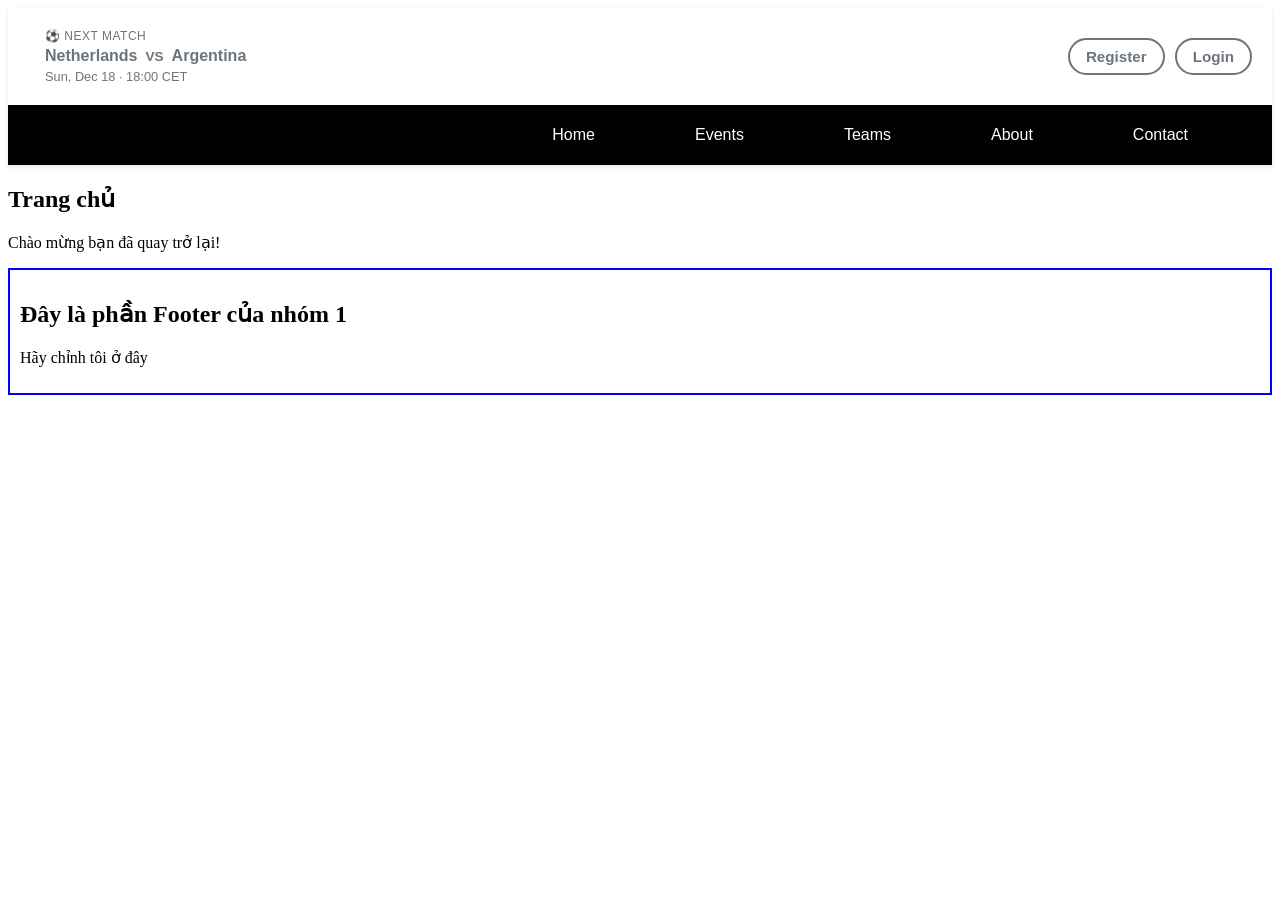
<file: index.html>
<!doctype html>
<html lang="en">
  <head>
    <meta charset="UTF-8" />
    <meta name="viewport" content="width=device-width, initial-scale=1.0" />
    <title>Document</title>
    <link rel="stylesheet" href="./css/about.css" />
  </head>
  <body>
    <my-header></my-header>
    <div id="main-content"></div>
    <my-footer></my-footer>

    <script src="./components/Header.js"></script>
    <script src="./components/Footer.js"></script>
    <script src="./main.js"></script>
    <script>
      window.onload = () => loadPage("home");
    </script>
  </body>
</html>
</file>
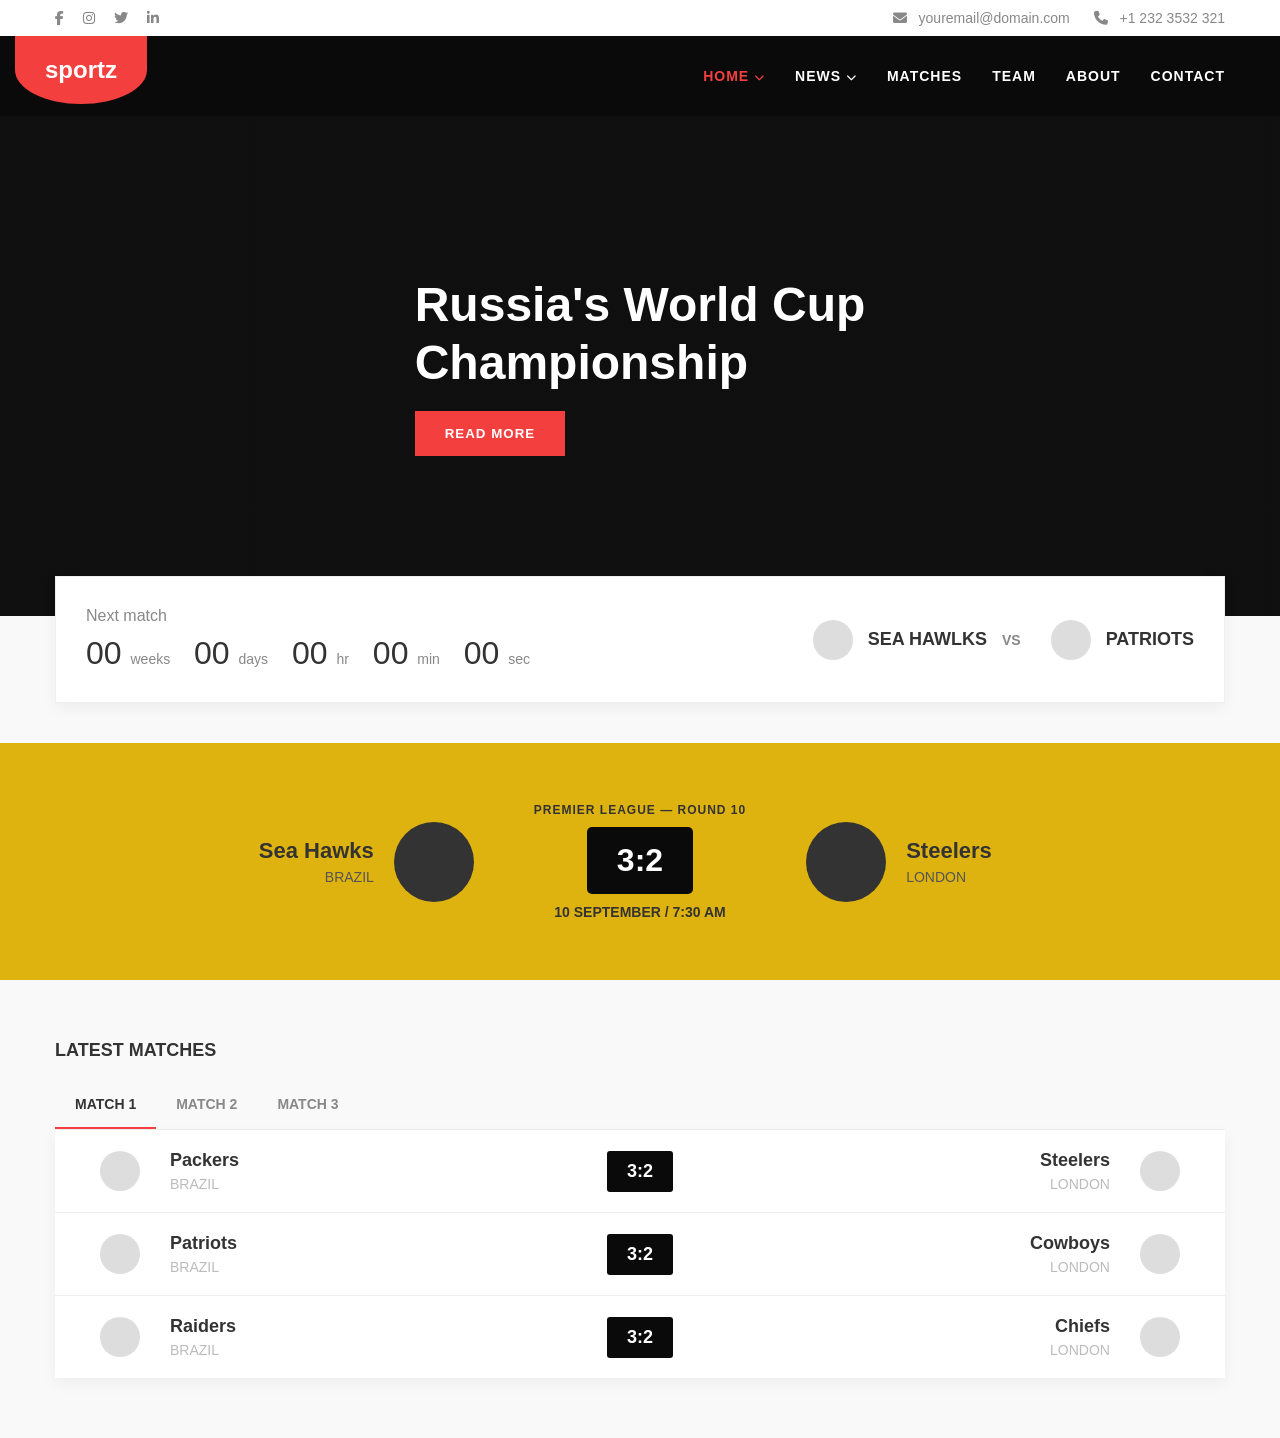
<file: Home/index.html>
<!DOCTYPE html>
<html lang="vi">
<head>
    <meta charset="UTF-8">
    <meta name="viewport" content="width=device-width, initial-scale=1.0">
    <title>Sportz Website</title>
    <link rel="stylesheet" href="https://cdnjs.cloudflare.com/ajax/libs/font-awesome/6.4.0/css/all.min.css">
    <style>
        /* === BASE STYLES === */
        :root {
            --primary-red: #f43f3f;
            --dark-bg: #0a0a0a;
            --text-light: #ffffff;
            --text-gray: #888888;
            --bg-light: #f9f9f9;
            --border-color: #eeeeee;
            --yellow-bg: #dfb30f;
        }

        * {
            margin: 0;
            padding: 0;
            box-sizing: border-box;
            font-family: 'Segoe UI', Tahoma, Geneva, Verdana, sans-serif;
        }

        body {
            background-color: var(--bg-light);
            color: #333;
        }

        a {
            text-decoration: none;
            color: inherit;
        }

        ul {
            list-style: none;
        }

        .container {
            max-width: 1200px;
            margin: 0 auto;
            padding: 0 15px;
        }

        /* === TOP BAR === */
        .top-bar {
            background-color: #ffffff;
            padding: 10px 0;
            font-size: 14px;
            color: var(--text-gray);
        }

        .top-bar .container {
            display: flex;
            justify-content: space-between;
            align-items: center;
        }

        .social-icons a {
            margin-right: 15px;
            color: var(--text-gray);
            transition: color 0.3s;
        }

        .social-icons a:hover {
            color: var(--primary-red);
        }

        .contact-info span {
            margin-left: 20px;
        }

        .contact-info i {
            margin-right: 8px;
        }

        /* === HEADER / NAVBAR === */
        header {
            background-color: var(--dark-bg);
            color: var(--text-light);
            position: relative;
        }

        .navbar {
            display: flex;
            justify-content: space-between;
            align-items: center;
            height: 80px;
        }

        .logo {
            background-color: var(--primary-red);
            padding: 20px 30px;
            font-size: 24px;
            font-weight: bold;
            border-bottom-left-radius: 50%;
            border-bottom-right-radius: 50%;
            position: absolute;
            top: 0;
            left: 15px;
            z-index: 10;
        }

        .nav-links {
            display: flex;
            margin-left: auto;
        }

        .nav-links li {
            margin-left: 30px;
        }

        .nav-links a {
            font-size: 14px;
            font-weight: 600;
            text-transform: uppercase;
            letter-spacing: 1px;
            transition: color 0.3s;
        }

        .nav-links a:hover, .nav-links a.active {
            color: var(--primary-red);
        }

        /* === HERO SECTION === */
        .hero {
            /* Placeholder gradient instead of image */
            background: linear-gradient(rgba(0, 0, 0, 0.7), rgba(0, 0, 0, 0.7)), #333;
            height: 500px;
            display: flex;
            align-items: center;
            color: var(--text-light);
        }

        .hero h1 {
            font-size: 48px;
            margin-bottom: 20px;
            line-height: 1.2;
            max-width: 500px;
        }

        .btn {
            display: inline-block;
            background-color: var(--primary-red);
            color: var(--text-light);
            padding: 15px 30px;
            font-weight: bold;
            text-transform: uppercase;
            letter-spacing: 1px;
            border: none;
            cursor: pointer;
            transition: background 0.3s;
        }

        .btn:hover {
            background-color: #d32f2f;
        }

        /* === COUNTDOWN SECTION === */
        .countdown-section {
            background-color: #ffffff;
            margin: -40px auto 40px;
            position: relative;
            z-index: 5;
            padding: 30px;
            box-shadow: 0 5px 15px rgba(0,0,0,0.05);
            display: flex;
            justify-content: space-between;
            align-items: center;
            border: 1px solid var(--border-color);
            max-width: 1200px;
        }

        .countdown-left span {
            display: block;
            margin-bottom: 10px;
            color: var(--text-gray);
        }

        .timer {
            font-size: 32px;
            font-weight: 300;
        }

        .timer small {
            font-size: 14px;
            color: var(--text-gray);
            margin-right: 15px;
        }

        .matchup-mini {
            display: flex;
            align-items: center;
            font-weight: bold;
            font-size: 18px;
        }

        .team-logo-mini {
            width: 40px;
            height: 40px;
            background-color: #ddd;
            border-radius: 50%;
            margin: 0 15px;
        }

        .vs {
            color: var(--text-gray);
            font-size: 14px;
            margin: 0 15px;
        }

        /* === FEATURED MATCH BANNER === */
        .featured-match {
            background-color: var(--yellow-bg);
            padding: 60px 0;
            text-align: center;
            margin-bottom: 60px;
        }

        .featured-content {
            display: flex;
            justify-content: center;
            align-items: center;
            position: relative;
        }

        .team-block {
            display: flex;
            align-items: center;
            width: 300px;
        }

        .team-block.left {
            justify-content: flex-end;
            text-align: right;
        }

        .team-block.right {
            justify-content: flex-start;
            text-align: left;
        }

        .team-logo-large {
            width: 80px;
            height: 80px;
            background-color: #333;
            border-radius: 50%;
            margin: 0 20px;
        }

        .team-name {
            font-size: 22px;
            font-weight: bold;
        }

        .team-location {
            font-size: 14px;
            color: #555;
            margin-top: 5px;
        }

        .score-board {
            margin: 0 40px;
        }

        .league-name {
            font-size: 12px;
            font-weight: bold;
            letter-spacing: 1px;
            margin-bottom: 10px;
        }

        .score {
            background-color: var(--dark-bg);
            color: var(--text-light);
            font-size: 32px;
            font-weight: bold;
            padding: 15px 30px;
            border-radius: 5px;
            display: inline-block;
            margin-bottom: 10px;
        }

        .match-date {
            font-size: 14px;
            font-weight: 600;
        }

        /* === LATEST MATCHES SECTION === */
        .latest-matches {
            margin-bottom: 60px;
        }

        .section-title {
            font-size: 18px;
            font-weight: bold;
            text-transform: uppercase;
            margin-bottom: 20px;
        }

        .tabs {
            display: flex;
            border-bottom: 1px solid var(--border-color);
            margin-bottom: 0;
        }

        .tab {
            padding: 15px 20px;
            font-weight: bold;
            font-size: 14px;
            color: var(--text-gray);
            cursor: pointer;
            text-transform: uppercase;
        }

        .tab.active {
            color: #333;
            border-bottom: 2px solid var(--primary-red);
        }

        .match-list {
            background-color: #ffffff;
            box-shadow: 0 5px 15px rgba(0,0,0,0.05);
        }

        .match-row {
            display: flex;
            justify-content: space-between;
            align-items: center;
            padding: 20px 30px;
            border-bottom: 1px solid var(--border-color);
        }

        .match-row:last-child {
            border-bottom: none;
        }

        .match-team {
            display: flex;
            align-items: center;
            width: 200px;
        }

        .match-team.right {
            justify-content: flex-end;
            text-align: right;
        }

        .match-team-info {
            display: flex;
            flex-direction: column;
        }

        .match-team.left .match-team-info { margin-left: 15px; }
        .match-team.right .match-team-info { margin-right: 15px; }

        .row-score {
            background-color: var(--dark-bg);
            color: var(--text-light);
            padding: 10px 20px;
            font-weight: bold;
            font-size: 18px;
            border-radius: 3px;
        }

    </style>
</head>
<body>

    <div class="top-bar">
        <div class="container">
            <div class="social-icons">
                <a href="#"><i class="fab fa-facebook-f"></i></a>
                <a href="#"><i class="fab fa-instagram"></i></a>
                <a href="#"><i class="fab fa-twitter"></i></a>
                <a href="#"><i class="fab fa-linkedin-in"></i></a>
            </div>
            <div class="contact-info">
                <span><i class="fas fa-envelope"></i> youremail@domain.com</span>
                <span><i class="fas fa-phone"></i> +1 232 3532 321</span>
            </div>
        </div>
    </div>

    <header>
        <div class="container navbar">
            <div class="logo">sportz</div>
            <ul class="nav-links">
                <li><a href="#" class="active">HOME <i class="fas fa-chevron-down" style="font-size:10px;"></i></a></li>
                <li><a href="#">NEWS <i class="fas fa-chevron-down" style="font-size:10px;"></i></a></li>
                <li><a href="#">MATCHES</a></li>
                <li><a href="#">TEAM</a></li>
                <li><a href="#">ABOUT</a></li>
                <li><a href="#">CONTACT</a></li>
            </ul>
        </div>
    </header>

    <section class="hero">
        <div class="container">
            <h1>Russia's World Cup<br>Championship</h1>
            <button class="btn">READ MORE</button>
        </div>
    </section>

    <div class="container">
        <section class="countdown-section">
            <div class="countdown-left">
                <span>Next match</span>
                <div class="timer">
                    00 <small>weeks</small> 
                    00 <small>days</small> 
                    00 <small>hr</small> 
                    00 <small>min</small> 
                    00 <small>sec</small>
                </div>
            </div>
            <div class="matchup-mini">
                <div class="team-logo-mini"></div>
                SEA HAWLKS
                <span class="vs">VS</span>
                <div class="team-logo-mini"></div>
                PATRIOTS
            </div>
        </section>
    </div>

    <section class="featured-match">
        <div class="container featured-content">
            <div class="team-block left">
                <div>
                    <div class="team-name">Sea Hawks</div>
                    <div class="team-location">BRAZIL</div>
                </div>
                <div class="team-logo-large"></div>
            </div>
            
            <div class="score-board">
                <div class="league-name">PREMIER LEAGUE — ROUND 10</div>
                <div class="score">3:2</div>
                <div class="match-date">10 SEPTEMBER / 7:30 AM</div>
            </div>

            <div class="team-block right">
                <div class="team-logo-large"></div>
                <div>
                    <div class="team-name">Steelers</div>
                    <div class="team-location">LONDON</div>
                </div>
            </div>
        </div>
    </section>

    <section class="latest-matches">
        <div class="container">
            <h2 class="section-title">LATEST MATCHES</h2>
            
            <div class="tabs">
                <div class="tab active">MATCH 1</div>
                <div class="tab">MATCH 2</div>
                <div class="tab">MATCH 3</div>
            </div>

            <div class="match-list">
                <div class="match-row">
                    <div class="match-team left">
                        <div class="team-logo-mini"></div>
                        <div class="match-team-info">
                            <span class="team-name" style="font-size: 18px;">Packers</span>
                            <span class="team-location" style="color: #bbb;">BRAZIL</span>
                        </div>
                    </div>
                    <div class="row-score">3:2</div>
                    <div class="match-team right">
                        <div class="match-team-info">
                            <span class="team-name" style="font-size: 18px;">Steelers</span>
                            <span class="team-location" style="color: #bbb;">LONDON</span>
                        </div>
                        <div class="team-logo-mini"></div>
                    </div>
                </div>

                <div class="match-row">
                    <div class="match-team left">
                        <div class="team-logo-mini"></div>
                        <div class="match-team-info">
                            <span class="team-name" style="font-size: 18px;">Patriots</span>
                            <span class="team-location" style="color: #bbb;">BRAZIL</span>
                        </div>
                    </div>
                    <div class="row-score">3:2</div>
                    <div class="match-team right">
                        <div class="match-team-info">
                            <span class="team-name" style="font-size: 18px;">Cowboys</span>
                            <span class="team-location" style="color: #bbb;">LONDON</span>
                        </div>
                        <div class="team-logo-mini"></div>
                    </div>
                </div>

                <div class="match-row">
                    <div class="match-team left">
                        <div class="team-logo-mini"></div>
                        <div class="match-team-info">
                            <span class="team-name" style="font-size: 18px;">Raiders</span>
                            <span class="team-location" style="color: #bbb;">BRAZIL</span>
                        </div>
                    </div>
                    <div class="row-score">3:2</div>
                    <div class="match-team right">
                        <div class="match-team-info">
                            <span class="team-name" style="font-size: 18px;">Chiefs</span>
                            <span class="team-location" style="color: #bbb;">LONDON</span>
                        </div>
                        <div class="team-logo-mini"></div>
                    </div>
                </div>
            </div>
        </div>
    </section>

</body>
</html>
</file>
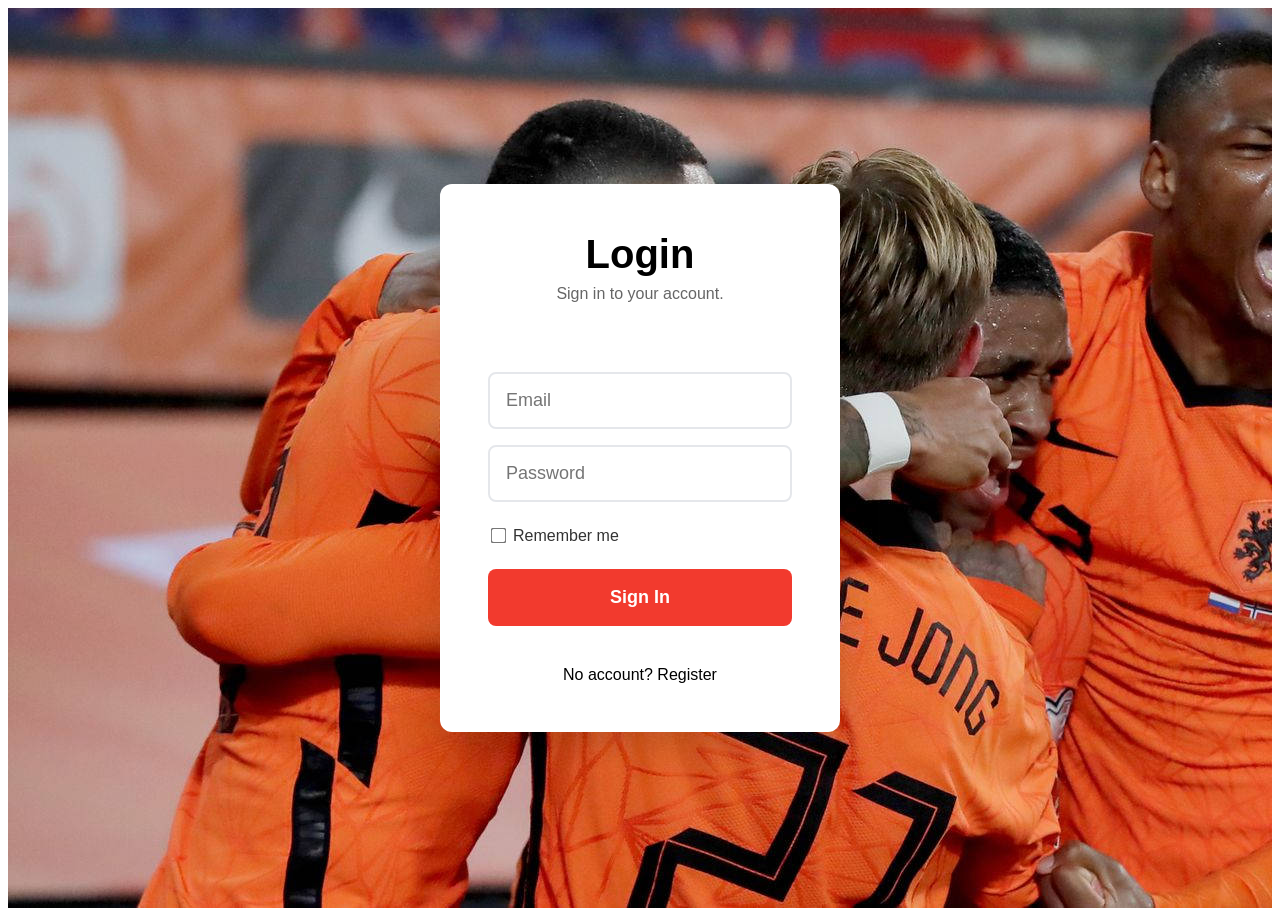
<file: pages/login.html>
<!DOCTYPE html>
<html lang="en">
<head>
  <meta charset="UTF-8">
  <meta name="viewport" content="width=device-width, initial-scale=1.0">
  <title>Login - Event Management</title>
</head>
<body class="login-page">
  <div class="login-wrapper" id="login-wrapper">
    <div class="login-container">
    <h2>Login</h2>
    <p>Sign in to your account.</p>
    <form id="login-form">
      <div class="form-message" id="login-message"></div>
      <label for="login-email" class="sr-only">Email</label>
      <input type="email" id="login-email" placeholder="Email" aria-label="Email address" required>
      <label for="login-password" class="sr-only">Password</label>
      <input type="password" id="login-password" placeholder="Password" aria-label="Password" required>
      <label class="checkbox-label" for="remember">
        <input type="checkbox" id="remember"> Remember me
      </label>
      <button type="submit">Sign In</button>
      <p class="register-link"><a href="#" onclick="loadPage('register'); return false;">No account? Register</a></p>
    </form>
  </div>
  </div>

  <script>
(function() {
  function adjustLoginHeight() {
    const header = document.querySelector('my-header');
    const footer = document.querySelector('my-footer');
    const wrapper = document.getElementById('login-wrapper');
    const headerHeight = header ? header.offsetHeight : 0;
    const footerHeight = footer ? footer.offsetHeight : 0;
    if (wrapper) {
      wrapper.style.minHeight = (window.innerHeight - headerHeight - footerHeight) + 'px';
    }
  }
  adjustLoginHeight();
  window.addEventListener('resize', adjustLoginHeight);

  const form = document.getElementById('login-form');
  const msgEl = document.getElementById('login-message');

  form.addEventListener('submit', (e) => {
    e.preventDefault();
    msgEl.textContent = '';
    msgEl.className = 'form-message';

    const email = document.getElementById('login-email').value.trim();
    const password = document.getElementById('login-password').value;

    if (!email || !password) {
      msgEl.textContent = 'Please enter both email and password.';
      msgEl.classList.add('error');
      return;
    }

    msgEl.textContent = 'Login functionality is not available.';
    msgEl.classList.add('error');
  });
})();
  </script>

  <style>
    * {
      box-sizing: border-box;
    }

    .sr-only {
      position: absolute;
      width: 1px;
      height: 1px;
      padding: 0;
      margin: -1px;
      overflow: hidden;
      clip: rect(0, 0, 0, 0);
      white-space: nowrap;
      border: 0;
    }

    .login-wrapper {
      display: flex;
      align-items: center;
      justify-content: center;
      font-family: -apple-system, BlinkMacSystemFont, 'Segoe UI', Roboto, sans-serif;
      background: url(/assets/netherlands-national-football-team-determination-6zyc87madrkwpx7y.jpg);
      color: #333;
    }

    .login-container {
      background: white;
      padding: clamp(2rem, 5vw, 3rem);
      margin: 30px 0 30px 0;
      width: min(90%, 400px);
      text-align: center;
      border-radius: 12px;
      box-shadow: 0 10px 40px rgba(0,0,0,0.15);
    }

    h2 {
      margin: 0 0 0.5rem 0;
      font-size: clamp(1.8rem, 5vw, 2.5rem);
      color: #000;
    }

    p {
      margin: 0 0 2rem 0;
      color: #666;
      font-size: 1rem;
    }

    #login-form {
      display: flex;
      flex-direction: column;
      gap: 1rem;
    }

    .form-message {
      font-size: 0.9rem;
      min-height: 1.2em;
      margin-bottom: 0.25rem;
    }

    .form-message.error {
      color: #dc2626;
    }

    .form-message.success {
      color: #16a34a;
    }

    input[type="email"],
    input[type="password"] {
      width: 100%;
      padding: clamp(12px, 3vw, 16px);
      border: 2px solid #e5e7eb;
      border-radius: 8px;
      font-size: clamp(16px, 4vw, 18px);
      transition: border-color 0.2s, box-shadow 0.2s;
    }

    input[type="email"]:focus,
    input[type="password"]:focus {
      outline: none;
      border-color: #1e3a8a;
      box-shadow: 0 0 0 3px rgba(30, 58, 138, 0.1);
    }

    .checkbox-label {
      display: flex;
      align-items: center;
      justify-content: flex-start;
      font-size: clamp(14px, 3.5vw, 16px);
      cursor: pointer;
      margin: 0.5rem 0;
    }

    .checkbox-label input[type="checkbox"] {
      width: auto;
      margin-right: 0.5rem;
      transform: scale(1.2);
    }

    button {
      background: rgb(242,58,46);
      color: white;
      width: 100%;
      padding: clamp(14px, 4vw, 18px);
      border: none;
      border-radius: 8px;
      font-size: clamp(16px, 4vw, 18px);
      font-weight: 600;
      cursor: pointer;
      transition: background 0.2s, transform 0.1s;
      min-height: 48px;
    }

    button:active {
      transform: scale(0.98);
    }

    .register-link {
      margin: 1.5rem 0 0 0;
    }

    .register-link a {
      color: #000;
      text-decoration: none;
      font-size: clamp(14px, 3.5vw, 16px);
    }

    .register-link a:hover {
      text-decoration: underline;
    }

    @media (max-width: 768px) {
      .login-container {
        margin: 1rem;
        width: calc(100% - 2rem);
      }
    }

    @media (max-width: 480px) {
      .login-container {
        padding: 1.5rem;
      }

      input[type="email"],
      input[type="password"] {
        min-height: 48px;
      }

      .checkbox-label {
        font-size: 16px;
      }
    }

    @media (max-width: 360px) {
      .login-container {
        width: 95%;
        padding: 1.25rem;
      }
    }

    @media (prefers-reduced-motion: reduce) {
      *,
      *::before,
      *::after {
        animation-duration: 0.01ms !important;
        animation-iteration-count: 1 !important;
        transition-duration: 0.01ms !important;
      }
    }
  </style>
</body>
</html>
</file>
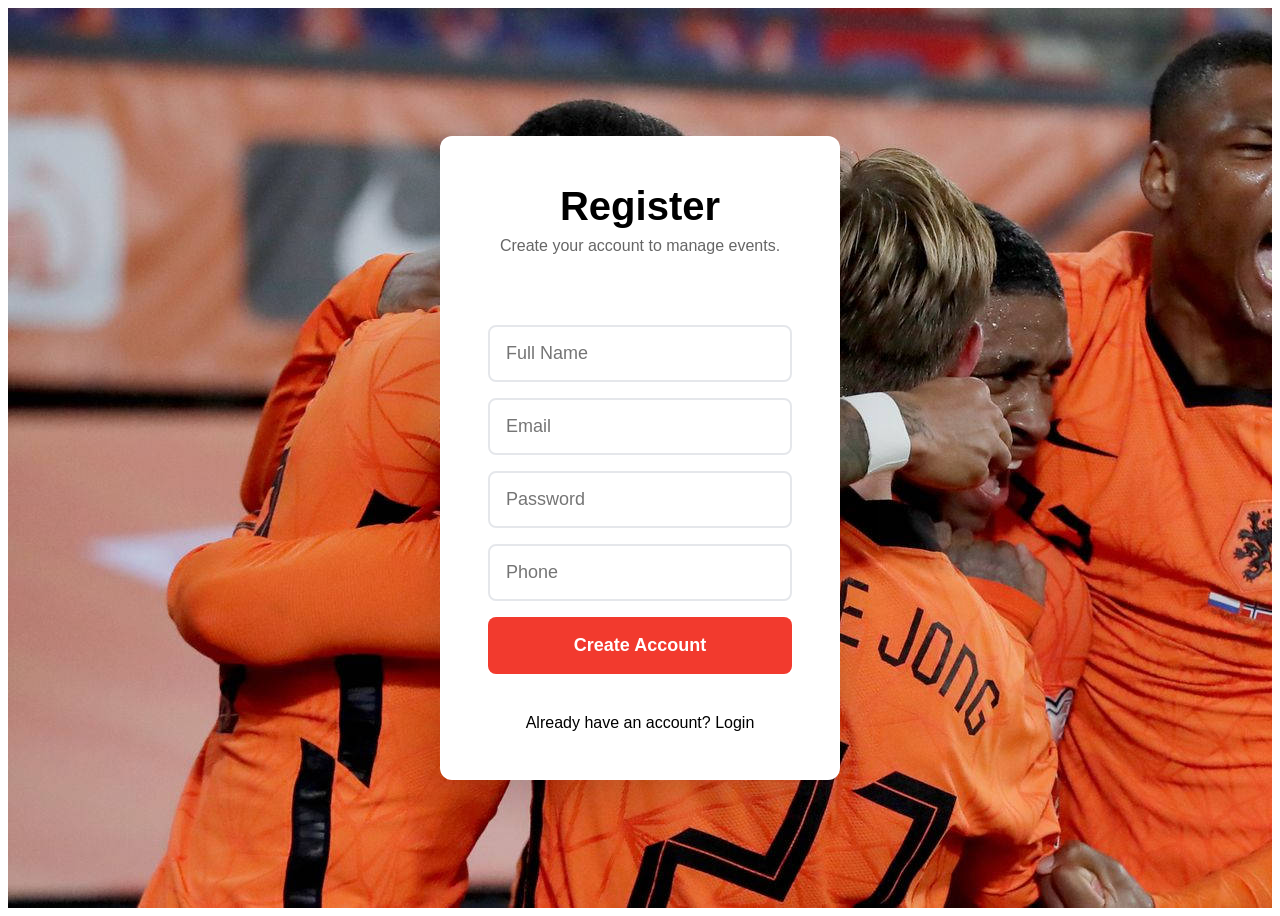
<file: pages/register.html>
<!DOCTYPE html>
<html lang="en">
<head>
  <meta charset="UTF-8">
  <meta name="viewport" content="width=device-width, initial-scale=1.0">
  <title>Register - Event Management</title>
</head>
<body class="register-page">
  <div class="register-wrapper" id="register-wrapper">
    <div class="register-container">
    <h2>Register</h2>
    <p>Create your account to manage events.</p>
    <form id="register-form">
      <div class="form-message" id="register-message"></div>
      <label for="reg-name" class="sr-only">Full Name</label>
      <input type="text" id="reg-name" placeholder="Full Name" aria-label="Full Name" required>
      <label for="reg-email" class="sr-only">Email</label>
      <input type="email" id="reg-email" placeholder="Email" aria-label="Email address" required>
      <label for="reg-password" class="sr-only">Password</label>
      <input type="password" id="reg-password" placeholder="Password" aria-label="Password" required minlength="6">
      <label for="reg-phone" class="sr-only">Phone</label>
      <input type="tel" id="reg-phone" placeholder="Phone" aria-label="Phone number">
      <button type="submit">Create Account</button>
      <p class="login-link"><a href="#" onclick="loadPage('login'); return false;">Already have an account? Login</a></p>
    </form>
  </div>
  </div>

  <script>
(function() {
  function adjustRegisterHeight() {
    const header = document.querySelector('my-header');
    const footer = document.querySelector('my-footer');
    const wrapper = document.getElementById('register-wrapper');
    const headerHeight = header ? header.offsetHeight : 0;
    const footerHeight = footer ? footer.offsetHeight : 0;
    if (wrapper) {
      wrapper.style.minHeight = (window.innerHeight - headerHeight - footerHeight) + 'px';
    }
  }
  adjustRegisterHeight();
  window.addEventListener('resize', adjustRegisterHeight);

  const form = document.getElementById('register-form');
  const msgEl = document.getElementById('register-message');

  form.addEventListener('submit', (e) => {
    e.preventDefault();
    msgEl.textContent = '';
    msgEl.className = 'form-message';

    const name = document.getElementById('reg-name').value.trim();
    const email = document.getElementById('reg-email').value.trim();
    const password = document.getElementById('reg-password').value;

    if (!name || !email || !password) {
      msgEl.textContent = 'Please fill in all required fields.';
      msgEl.classList.add('error');
      return;
    }

    if (password.length < 6) {
      msgEl.textContent = 'Password must be at least 6 characters.';
      msgEl.classList.add('error');
      return;
    }

    msgEl.textContent = 'Registration functionality is not available.';
    msgEl.classList.add('error');
  });
})();
  </script>

  <style>
    * {
      box-sizing: border-box;
    }

    .sr-only {
      position: absolute;
      width: 1px;
      height: 1px;
      padding: 0;
      margin: -1px;
      overflow: hidden;
      clip: rect(0, 0, 0, 0);
      white-space: nowrap;
      border: 0;
    }

    .register-wrapper {
      display: flex;
      align-items: center;
      justify-content: center;
      font-family: -apple-system, BlinkMacSystemFont, 'Segoe UI', Roboto, sans-serif;
      background: url(/assets/netherlands-national-football-team-determination-6zyc87madrkwpx7y.jpg);
      color: #333;
    }

    .register-container {
      background: white;
      padding: clamp(2rem, 5vw, 3rem);
      margin: 30px 0 30px 0;
      width: min(90%, 400px);
      text-align: center;
      border-radius: 12px;
      box-shadow: 0 10px 40px rgba(0,0,0,0.15);
    }

    h2 {
      margin: 0 0 0.5rem 0;
      font-size: clamp(1.8rem, 5vw, 2.5rem);
      color: #000;
    }

    p {
      margin: 0 0 2rem 0;
      color: #666;
      font-size: 1rem;
    }

    #register-form {
      display: flex;
      flex-direction: column;
      gap: 1rem;
    }

    .form-message {
      font-size: 0.9rem;
      min-height: 1.2em;
      margin-bottom: 0.25rem;
    }

    .form-message.error {
      color: #dc2626;
    }

    .form-message.success {
      color: #16a34a;
    }

    input[type="text"],
    input[type="email"],
    input[type="password"],
    input[type="tel"] {
      width: 100%;
      padding: clamp(12px, 3vw, 16px);
      border: 2px solid #e5e7eb;
      border-radius: 8px;
      font-size: clamp(16px, 4vw, 18px);
      transition: border-color 0.2s, box-shadow 0.2s;
    }

    input[type="text"]:focus,
    input[type="email"]:focus,
    input[type="password"]:focus,
    input[type="tel"]:focus {
      outline: none;
      border-color: #1e3a8a;
      box-shadow: 0 0 0 3px rgba(30, 58, 138, 0.1);
    }

    button {
      background: rgb(242,58,46);
      color: white;
      width: 100%;
      padding: clamp(14px, 4vw, 18px);
      border: none;
      border-radius: 8px;
      font-size: clamp(16px, 4vw, 18px);
      font-weight: 600;
      cursor: pointer;
      transition: background 0.2s, transform 0.1s;
      min-height: 48px;
    }

    button:active {
      transform: scale(0.98);
    }

    .login-link {
      margin: 1.5rem 0 0 0;
    }

    .login-link a {
      color: #000;
      text-decoration: none;
      font-size: clamp(14px, 3.5vw, 16px);
    }

    .login-link a:hover {
      text-decoration: underline;
    }

    @media (max-width: 768px) {
      .register-container {
        margin: 1rem;
        width: calc(100% - 2rem);
      }
    }

    @media (max-width: 480px) {
      .register-container {
        padding: 1.5rem;
      }

      input[type="text"],
      input[type="email"],
      input[type="password"],
      input[type="tel"] {
        min-height: 48px;
      }
    }

    @media (max-width: 360px) {
      .register-container {
        width: 95%;
        padding: 1.25rem;
      }
    }

    @media (prefers-reduced-motion: reduce) {
      *,
      *::before,
      *::after {
        animation-duration: 0.01ms !important;
        animation-iteration-count: 1 !important;
        transition-duration: 0.01ms !important;
      }
    }
  </style>
</body>
</html>
</file>
<file: css/about.css>
/* Hero Banner Section */
.hero-banner {
  background-color: #999999;
  color: white;
  padding: 100px 20px;
  position: relative;
  min-height: 300px;
  display: flex;
  align-items: center;
}

.hero-banner .container {
  max-width: 1200px;
  margin: 0 auto;
  width: 100%;
}

.hero-banner .hero-content {
  background-color: rgba(0, 0, 0, 0.7);
  padding: 40px;
  max-width: 500px;
}

.hero-banner h1 {
  font-size: 2.5rem;
  margin: 0 0 20px 0;
  font-weight: bold;
}

.hero-banner p {
  font-size: 1rem;
  line-height: 1.6;
  margin: 0;
}

/* About Events Section */
.about-section {
  padding: 60px 20px;
  background-color: white;
}

.about-section .container {
  max-width: 1200px;
  margin: 0 auto;
}

.about-grid {
  display: grid;
  grid-template-columns: 1fr 1fr;
  gap: 40px;
  align-items: center;
}

.about-grid img {
  width: 100%;
  border-radius: 5px;
}

.about-grid h2 {
  font-size: 1.8rem;
  margin: 0 0 20px 0;
  color: #333;
}

.about-grid p {
  font-size: 1rem;
  line-height: 1.8;
  color: #666;
  margin: 0 0 15px 0;
}

.about-grid p:last-child {
  margin: 0;
}

/* Dedicated Team Section */
.team-section {
  padding: 60px 20px;
  background-color: #f5f5f5;
}

.team-section .container {
  max-width: 1200px;
  margin: 0 auto;
}

.team-grid {
  display: grid;
  grid-template-columns: 1fr 1fr;
  gap: 40px;
  align-items: center;
}

.team-grid h2 {
  font-size: 1.8rem;
  margin: 0 0 20px 0;
  color: #333;
}

.team-grid p {
  font-size: 1rem;
  line-height: 1.8;
  color: #666;
  margin: 0 0 15px 0;
}

.team-grid p:last-child {
  margin: 0;
}

.team-grid img {
  width: 100%;
  border-radius: 5px;
}

/* Event Highlights Background Section */
.highlights-banner {
  padding: 80px 20px;
  background:
    linear-gradient(rgba(0, 0, 0, 0.5), rgba(0, 0, 0, 0.5)),
    url(../picture/halaand.jpg) no-repeat center/cover;
  min-height: 400px;
  display: flex;
  align-items: center;
}

/* Event Highlights Gallery Section */
.highlights-section {
  padding: 60px 20px;
  background-color: white;
}

.highlights-section .container {
  max-width: 1200px;
  margin: 0 auto;
}

.highlights-section h2 {
  font-size: 1.8rem;
  margin: 0 0 40px 0;
  text-align: center;
  color: #333;
}

.highlights-gallery {
  display: grid;
  grid-template-columns: 1fr 1fr 1fr;
  gap: 20px;
}

.highlights-gallery img {
  width: 100%;
  height: 250px;
  object-fit: cover;
  border-radius: 5px;
}

/* Footer Section */
.footer-section {
  padding: 60px 20px;
  background-color: #333;
}

.footer-section .container {
  max-width: 1200px;
  margin: 0 auto;
}

.footer-grid {
  display: grid;
  grid-template-columns: 1fr 1fr 1fr;
  gap: 40px;
  margin-bottom: 40px;
}

.footer-column {
  color: white;
}

.footer-column h3 {
  font-size: 1.2rem;
  margin: 0 0 20px 0;
  font-weight: bold;
}

.footer-column p {
  font-size: 0.9rem;
  line-height: 1.6;
  color: #bbb;
  margin: 0;
}

.footer-column ul {
  list-style: none;
  padding: 0;
  margin: 0;
}

.footer-column ul li {
  margin-bottom: 10px;
}

.footer-column ul li a {
  color: #bbb;
  text-decoration: none;
}

.footer-column ul li a:hover {
  color: white;
}

.newsletter-form {
  display: flex;
  gap: 10px;
}

.newsletter-form input {
  flex: 1;
  padding: 10px;
  border: none;
  border-radius: 3px;
  font-size: 0.9rem;
}

.newsletter-form button {
  padding: 10px 20px;
  background-color: #e74c3c;
  color: white;
  border: none;
  border-radius: 3px;
  cursor: pointer;
  font-weight: bold;
}

.newsletter-form button:hover {
  background-color: #c0392b;
}

.footer-bottom {
  border-top: 1px solid #555;
  padding-top: 30px;
  text-align: center;
  color: #999;
  font-size: 0.9rem;
}

.footer-bottom p {
  margin: 0;
}
</file>
